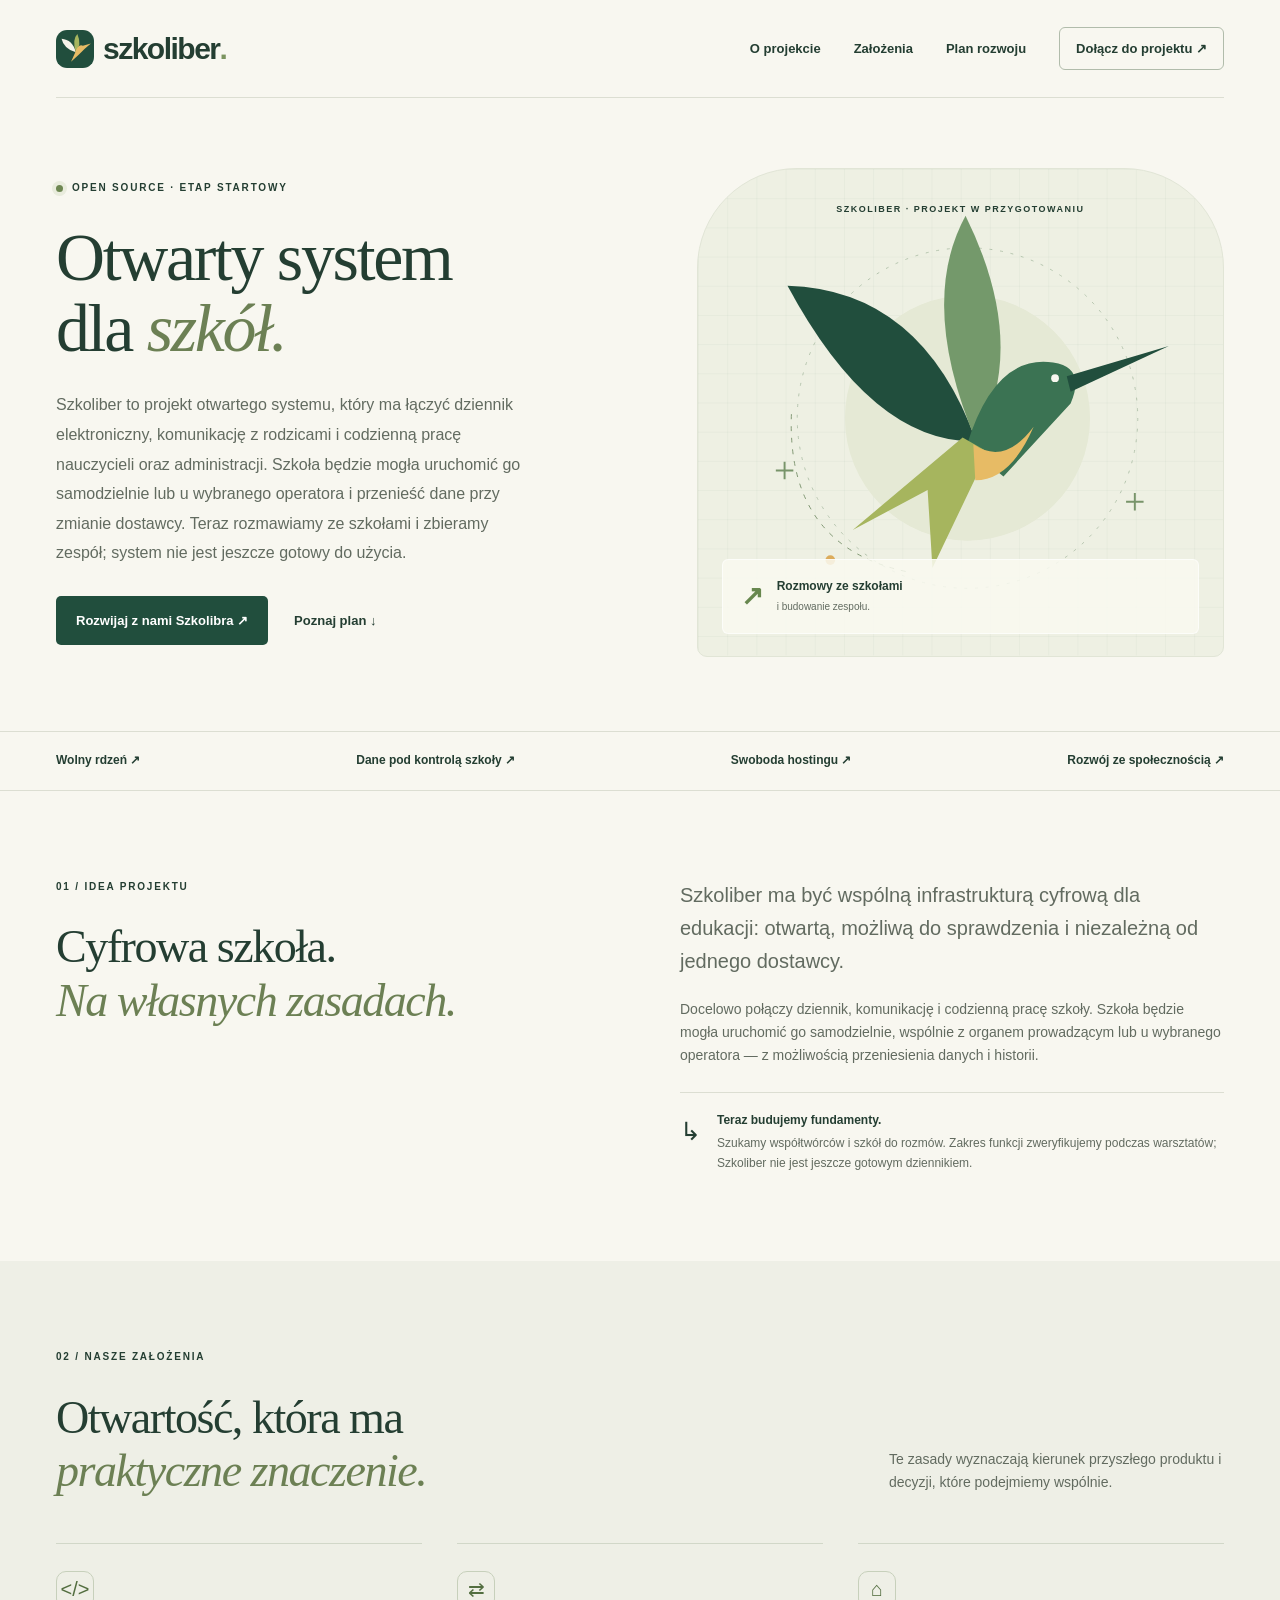
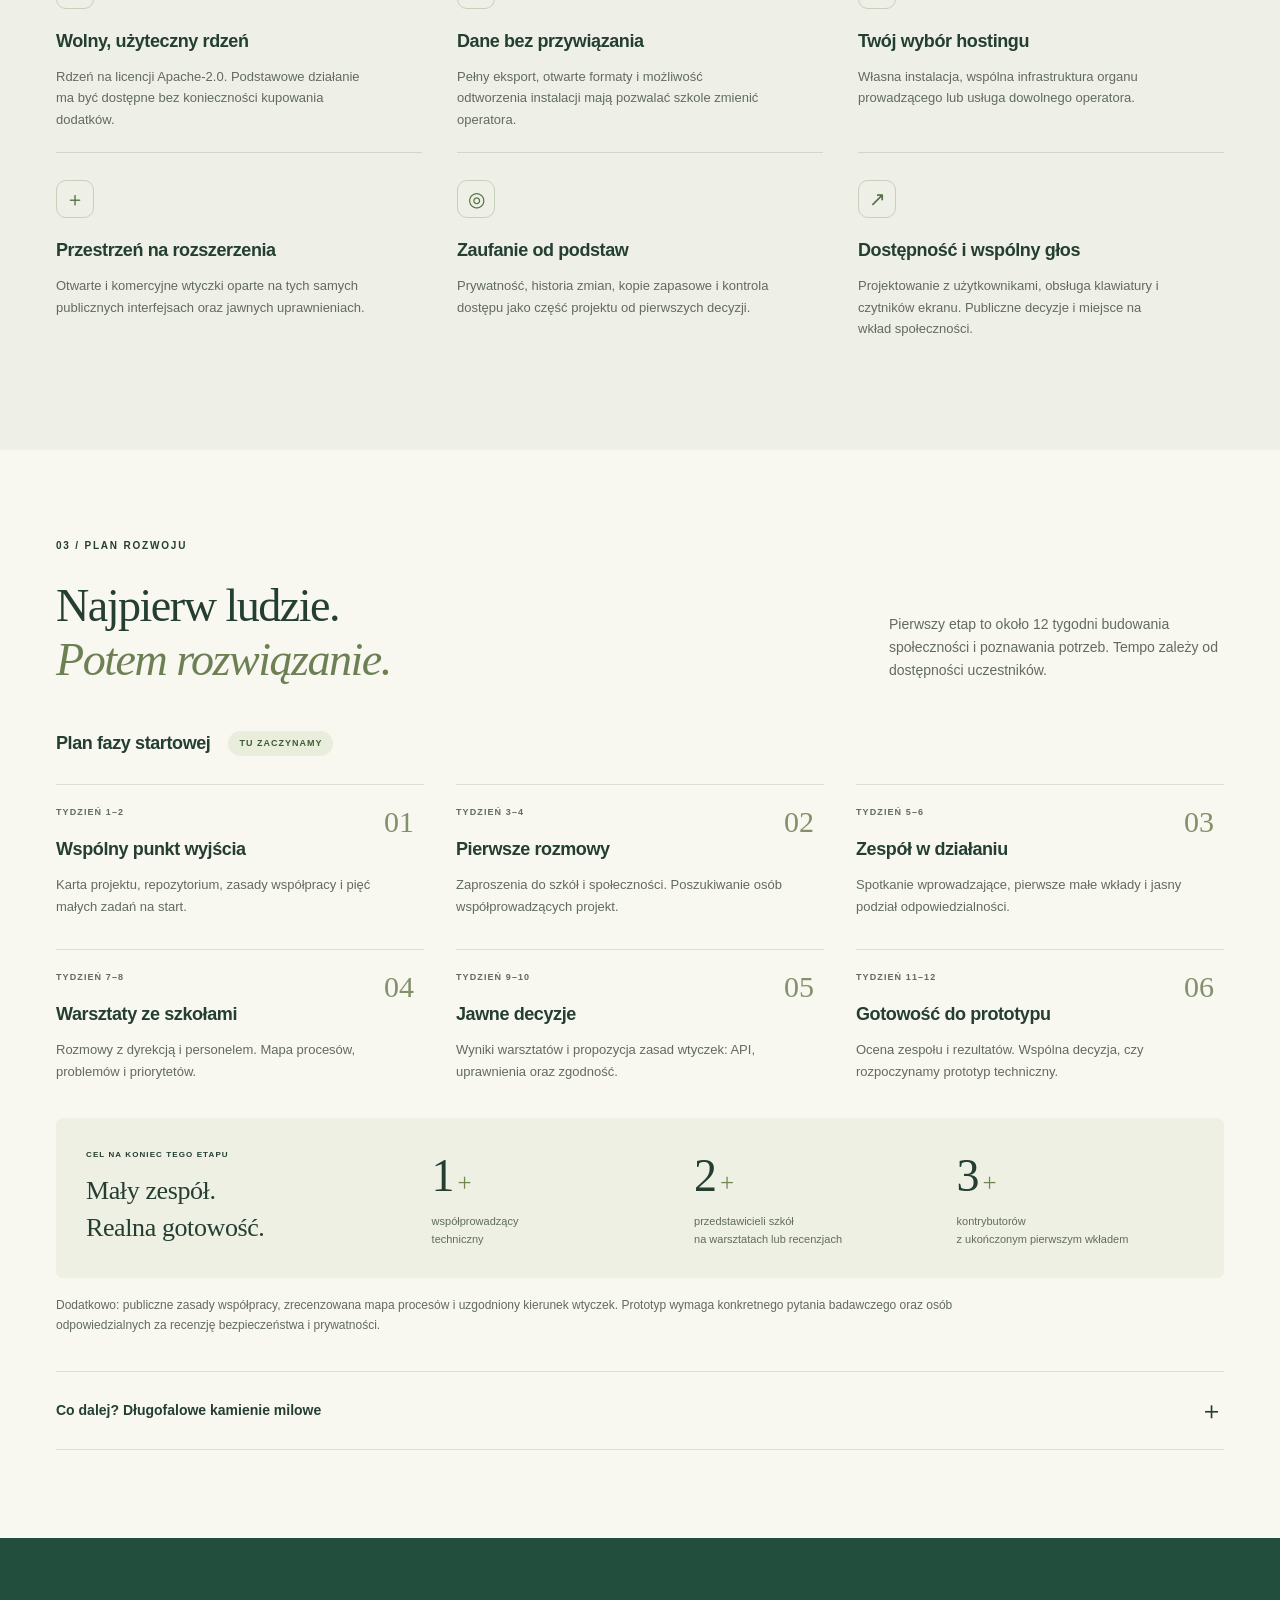
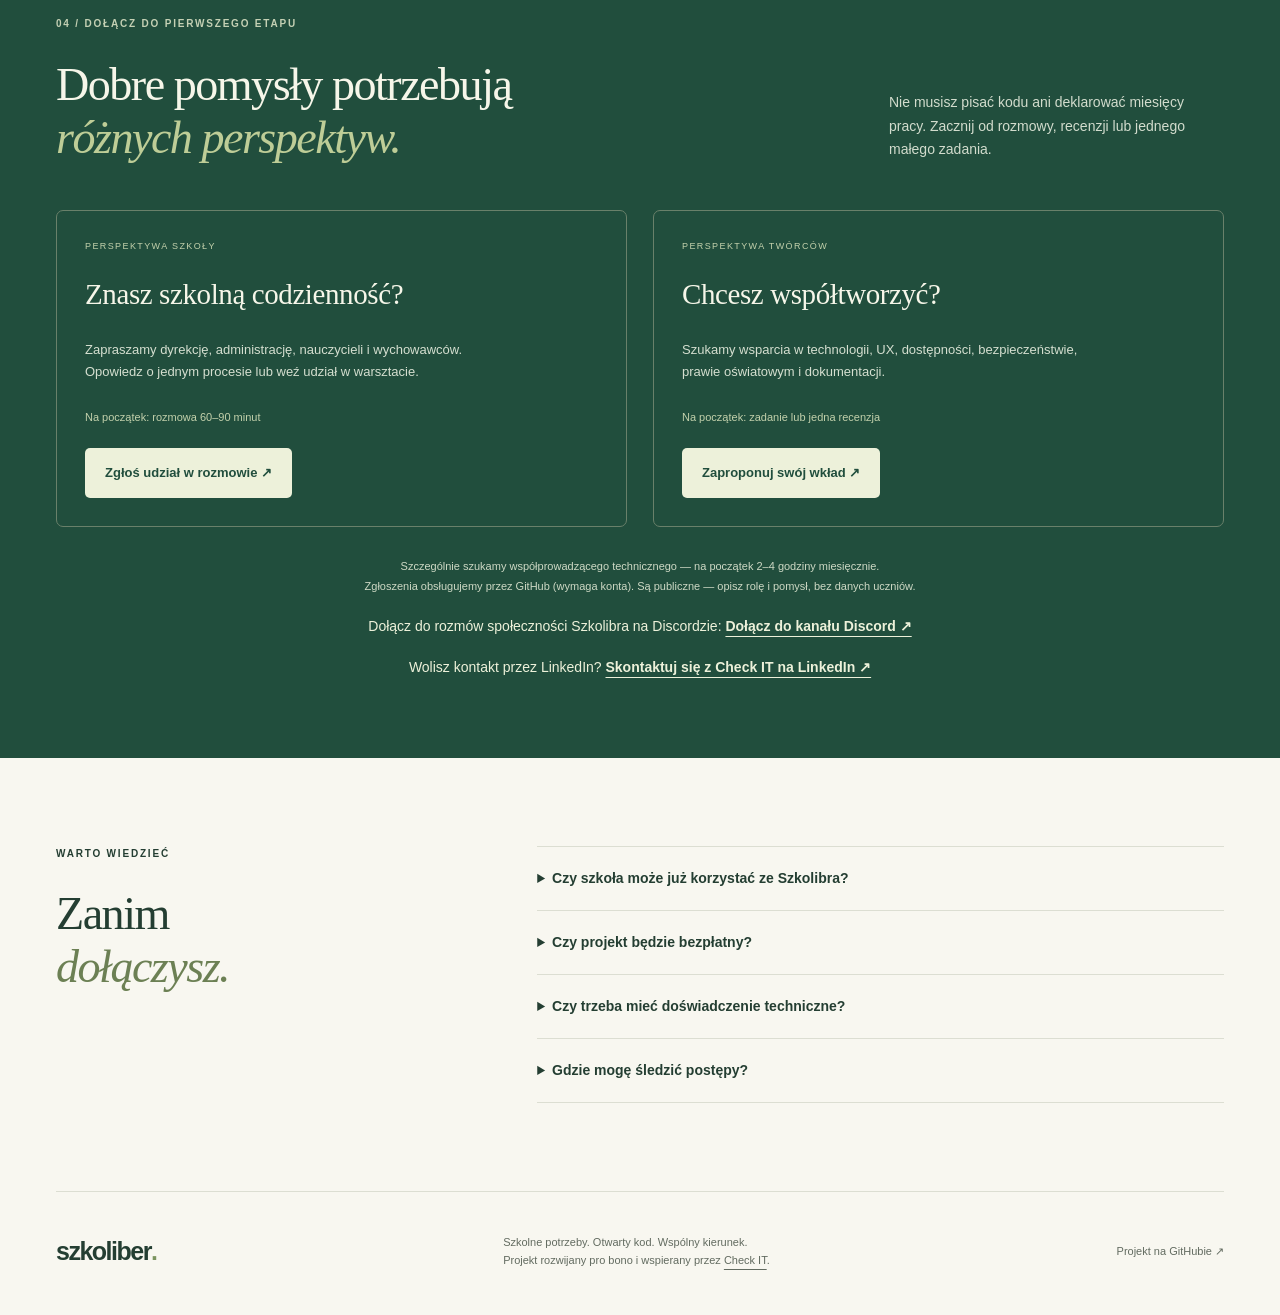
<file: docs/index.html>
<!doctype html>
<html lang="pl">
<head>
<meta charset="utf-8">
<meta name="viewport" content="width=device-width,initial-scale=1">
<meta name="theme-color" content="#214e3d">
<title>Szkoliber — otwarty system dla szkół</title>
<meta name="description" content="Szkoliber to projekt otwartego systemu szkolnego: dziennik, komunikacja i codzienna praca szkoły. Poznaj plan startowy i dołącz do rozmów.">
<meta property="og:title" content="Szkoliber — otwarty system dla szkół">
<meta property="og:description" content="Projekt systemu szkolnego z wolnym rdzeniem i możliwością zmiany operatora. Obecnie zbieramy potrzeby szkół i zespół.">
<meta property="og:type" content="website">
<meta property="og:locale" content="pl_PL">
<link rel="icon" href="./favicon.svg" type="image/svg+xml">
<link rel="stylesheet" href="./styles.css">
</head>
<body>
<a class="skip" href="#main">Przejdź do treści</a>
<header class="wrap header"><a class="brand" href="#" aria-label="Szkoliber — strona główna"><img src="./favicon.svg" width="38" height="38" alt="">szkoliber<span>.</span></a>
<nav aria-label="Nawigacja główna"><a href="./o-projekcie/">O projekcie</a><a href="#zasady">Założenia</a><a href="#plan">Plan rozwoju</a><a class="nav-cta" href="#dolacz">Dołącz do projektu ↗</a>
</nav>
</header>
<main id="main">
<section class="wrap hero">
<div>
<p class="eyebrow"><i class="status-dot"></i> OPEN SOURCE · ETAP STARTOWY</p>
<h1>Otwarty system<br>dla <em>szkół.</em>
</h1>
<p class="lead">Szkoliber to projekt otwartego systemu, który ma łączyć dziennik elektroniczny, komunikację z rodzicami i codzienną pracę nauczycieli oraz administracji. Szkoła będzie mogła uruchomić go samodzielnie lub u wybranego operatora i przenieść dane przy zmianie dostawcy. Teraz rozmawiamy ze szkołami i zbieramy zespół; system nie jest jeszcze gotowy do użycia.</p>
<div class="actions"><a class="button" href="#dolacz">Rozwijaj z nami Szkolibra ↗</a><a class="text-link" href="#plan">Poznaj plan ↓</a>
</div>
</div>
<div class="hero-art" role="img" aria-label="Geometryczny koliber rozpościerający skrzydła"><span class="art-label">SZKOLIBER · PROJEKT W PRZYGOTOWANIU</span><svg viewBox="0 0 540 500" aria-hidden="true"><defs><pattern id="grid" width="30" height="30" patternUnits="userSpaceOnUse"><path d="M30 0H0V30" fill="none" stroke="#214e3d" stroke-opacity=".07"/></pattern></defs><rect width="540" height="500" fill="url(#grid)"/><circle cx="277" cy="256" r="175" fill="none" stroke="#b4c4ad" stroke-dasharray="3 8"/><circle cx="277" cy="256" r="126" fill="#e5e9d5"/><path d="M286 280 Q179 282 92 120 Q230 124 286 280" fill="#214e3d"/><path d="M286 280 Q226 138 275 48 Q341 182 286 280" fill="#74996b"/><path d="M276 285 Q305 190 365 199 Q399 204 383 241 L314 316Z" fill="#3b7353"/><path d="M379 213 L484 182 L383 229Z" fill="#214e3d"/><path d="M298 291 L241 410 L236 330 L159 371 L272 276Z" fill="#a6b55e"/><path d="M283 283 Q315 305 345 265 Q321 320 285 320Z" fill="#e7bb65"/><circle cx="367" cy="215" r="4" fill="#f8f7ef"/><path d="M80 310h18m-9-9v18M440 342h18m-9-9v18" stroke="#78946a" stroke-width="2"/><circle cx="136" cy="402" r="5" fill="#dcac5c"/><path d="M96 252 Q91 388 215 414" fill="none" stroke="#809773" stroke-dasharray="5 7"/></svg>
<div class="art-caption"><span>↗</span>
<div>Rozmowy ze szkołami<small>i budowanie zespołu.</small>
</div>
</div>
</div>
</section>
<div class="strip">
<div class="wrap"><span>Wolny rdzeń ↗</span><span>Dane pod kontrolą szkoły ↗</span><span>Swoboda hostingu ↗</span><span>Rozwój ze społecznością ↗</span>
</div>
</div>
<section class="section wrap idea" id="idea">
<div>
<p class="eyebrow">01 / IDEA PROJEKTU</p>
<h2>Cyfrowa szkoła.<br><em>Na własnych zasadach.</em>
</h2>
</div>
<div class="idea-copy">
<p>Szkoliber ma być wspólną infrastrukturą cyfrową dla edukacji: otwartą, możliwą do sprawdzenia i niezależną od jednego dostawcy.</p>
<p>Docelowo połączy dziennik, komunikację i codzienną pracę szkoły. Szkoła będzie mogła uruchomić go samodzielnie, wspólnie z organem prowadzącym lub u wybranego operatora — z możliwością przeniesienia danych i historii.</p>
<div class="stage-note"><span>↳</span>
<p><strong>Teraz budujemy fundamenty.</strong> Szukamy współtwórców i szkół do rozmów. Zakres funkcji zweryfikujemy podczas warsztatów; Szkoliber nie jest jeszcze gotowym dziennikiem.</p>
</div>
</div>
</section>
<section class="section tinted" id="zasady">
<div class="wrap">
<div class="section-heading">
<div>
<p class="eyebrow">02 / NASZE ZAŁOŻENIA</p>
<h2>Otwartość, która ma<br><em>praktyczne znaczenie.</em>
</h2>
</div>
<p>Te zasady wyznaczają kierunek przyszłego produktu i decyzji, które podejmiemy wspólnie.</p>
</div>
<div class="values-grid">
<article><span class="icon" aria-hidden="true">&lt;/&gt;</span>
<h3>Wolny, użyteczny rdzeń</h3>
<p>Rdzeń na licencji Apache-2.0. Podstawowe działanie ma być dostępne bez konieczności kupowania dodatków.</p>
</article>
<article><span class="icon" aria-hidden="true">⇄</span>
<h3>Dane bez przywiązania</h3>
<p>Pełny eksport, otwarte formaty i możliwość odtworzenia instalacji mają pozwalać szkole zmienić operatora.</p>
</article>
<article><span class="icon" aria-hidden="true">⌂</span>
<h3>Twój wybór hostingu</h3>
<p>Własna instalacja, wspólna infrastruktura organu prowadzącego lub usługa dowolnego operatora.</p>
</article>
<article><span class="icon" aria-hidden="true">＋</span>
<h3>Przestrzeń na rozszerzenia</h3>
<p>Otwarte i komercyjne wtyczki oparte na tych samych publicznych interfejsach oraz jawnych uprawnieniach.</p>
</article>
<article><span class="icon" aria-hidden="true">◎</span>
<h3>Zaufanie od podstaw</h3>
<p>Prywatność, historia zmian, kopie zapasowe i kontrola dostępu jako część projektu od pierwszych decyzji.</p>
</article>
<article><span class="icon" aria-hidden="true">↗</span>
<h3>Dostępność i wspólny głos</h3>
<p>Projektowanie z użytkownikami, obsługa klawiatury i czytników ekranu. Publiczne decyzje i miejsce na wkład społeczności.</p>
</article>
</div>
</div>
</section>
<section class="section wrap" id="plan">
<div class="section-heading">
<div>
<p class="eyebrow">03 / PLAN ROZWOJU</p>
<h2>Najpierw ludzie.<br><em>Potem rozwiązanie.</em>
</h2>
</div>
<p>Pierwszy etap to około 12 tygodni budowania społeczności i poznawania potrzeb. Tempo zależy od dostępności uczestników.</p>
</div>
<div class="roadmap-title">
<h3>Plan fazy startowej</h3><span class="pill">TU ZACZYNAMY</span>
</div>
<ol class="timeline">
<li><span class="step">01</span>
<p class="when">TYDZIEŃ 1–2</p>
<h3>Wspólny punkt wyjścia</h3>
<p>Karta projektu, repozytorium, zasady współpracy i pięć małych zadań na start.</p>
</li>
<li><span class="step">02</span>
<p class="when">TYDZIEŃ 3–4</p>
<h3>Pierwsze rozmowy</h3>
<p>Zaproszenia do szkół i społeczności. Poszukiwanie osób współprowadzących projekt.</p>
</li>
<li><span class="step">03</span>
<p class="when">TYDZIEŃ 5–6</p>
<h3>Zespół w działaniu</h3>
<p>Spotkanie wprowadzające, pierwsze małe wkłady i jasny podział odpowiedzialności.</p>
</li>
<li><span class="step">04</span>
<p class="when">TYDZIEŃ 7–8</p>
<h3>Warsztaty ze szkołami</h3>
<p>Rozmowy z dyrekcją i personelem. Mapa procesów, problemów i priorytetów.</p>
</li>
<li><span class="step">05</span>
<p class="when">TYDZIEŃ 9–10</p>
<h3>Jawne decyzje</h3>
<p>Wyniki warsztatów i propozycja zasad wtyczek: API, uprawnienia oraz zgodność.</p>
</li>
<li><span class="step">06</span>
<p class="when">TYDZIEŃ 11–12</p>
<h3>Gotowość do prototypu</h3>
<p>Ocena zespołu i rezultatów. Wspólna decyzja, czy rozpoczynamy prototyp techniczny.</p>
</li>
</ol>
<div class="success">
<div>
<p class="eyebrow">CEL NA KONIEC TEGO ETAPU</p>
<h3>Mały zespół.<br>Realna gotowość.</h3>
</div>
<div><strong>1<span>+</span></strong>
<p>współprowadzący<br>techniczny</p>
</div>
<div><strong>2<span>+</span></strong>
<p>przedstawicieli szkół<br>na warsztatach lub recenzjach</p>
</div>
<div><strong>3<span>+</span></strong>
<p>kontrybutorów<br>z ukończonym pierwszym wkładem</p>
</div>
</div>
<p class="gate">Dodatkowo: publiczne zasady współpracy, zrecenzowana mapa procesów i uzgodniony kierunek wtyczek. Prototyp wymaga konkretnego pytania badawczego oraz osób odpowiedzialnych za recenzję bezpieczeństwa i prywatności.</p>
<details class="future">
<summary><span>Co dalej? Długofalowe kamienie milowe</span><span class="expand" aria-hidden="true">＋</span>
</summary>
<p>To kierunek rozwoju po fazie startowej, zależny od zespołu, finansowania i wyników badań. Kolejne etapy wymagają spełnienia kryteriów odbioru; nie są obietnicą terminów wdrożenia.</p>
<ol class="future-list">
<li><b>M0 · Fundament</b><span>Potwierdzone potrzeby, zakres, makiety i przygotowanie pilotażu.</span>
</li>
<li><b>M1 · Pilotażowe MVP</b><span>Codzienne czynności jednej szkoły, testy użyteczności oraz odtwarzania kopii.</span>
</li>
<li><b>M2 · Dziennik formalny</b><span>Dokumentacja, klasyfikacja i archiwum. Przegląd prawny, audyt oraz akceptacja szkoły.</span>
</li>
<li><b>M3 · Komunikacja</b><span>Ścieżki ucznia i opiekuna, wiadomości, usprawiedliwienia oraz aplikacja webowa.</span>
</li>
<li><b>M4 · Operacje szkoły</b><span>Zastępstwa, raporty i integracje sprawdzone w pilotażu wielu szkół.</span>
</li>
<li><b>M5 · Ekosystem</b><span>Rozszerzenia i niezależni operatorzy. Sprawdzona przenośność między nimi.</span>
</li>
<li><b>M6 · Pełne przejście</b><span>Zweryfikowana migracja, odbiór szkoły i zakończenie pracy w poprzednim systemie.</span>
</li>
</ol>
</details>
</section>
<section class="join" id="dolacz">
<div class="wrap">
<div class="section-heading">
<div>
<p class="eyebrow">04 / DOŁĄCZ DO PIERWSZEGO ETAPU</p>
<h2>Dobre pomysły potrzebują<br><em>różnych perspektyw.</em>
</h2>
</div>
<p>Nie musisz pisać kodu ani deklarować miesięcy pracy. Zacznij od rozmowy, recenzji lub jednego małego zadania.</p>
</div>
<div class="join-grid">
<article><span class="role-tag">PERSPEKTYWA SZKOŁY</span>
<h3>Znasz szkolną codzienność?</h3>
<p>Zapraszamy dyrekcję, administrację, nauczycieli i wychowawców. Opowiedz o jednym procesie lub weź udział w warsztacie.</p>
<p class="commitment">Na początek: rozmowa 60–90 minut</p><a class="button light" href="https://github.com/DanielLipowicz/Szkoliber/issues/new?template=udzial.yml&amp;title=Chc%C4%99%20wnie%C5%9B%C4%87%20perspektyw%C4%99%20szko%C5%82y">Zgłoś udział w rozmowie ↗</a>
</article>
<article><span class="role-tag">PERSPEKTYWA TWÓRCÓW</span>
<h3>Chcesz współtworzyć?</h3>
<p>Szukamy wsparcia w technologii, UX, dostępności, bezpieczeństwie, prawie oświatowym i dokumentacji.</p>
<p class="commitment">Na początek: zadanie lub jedna recenzja</p><a class="button light" href="https://github.com/DanielLipowicz/Szkoliber/issues/new?template=udzial.yml&amp;title=Chc%C4%99%20wsp%C3%B3%C5%82tworzy%C4%87%20Szkolibra">Zaproponuj swój wkład ↗</a>
</article>
</div>
<p class="join-note">Szczególnie szukamy współprowadzącego technicznego — na początek 2–4 godziny miesięcznie.<br>Zgłoszenia obsługujemy przez GitHub (wymaga konta). Są publiczne — opisz rolę i pomysł, bez danych uczniów.</p>
<p class="linkedin-contact">Dołącz do rozmów społeczności Szkolibra na Discordzie: <a href="https://discord.gg/zKvY7ejwj">Dołącz do kanału Discord ↗</a></p>
<p class="linkedin-contact">Wolisz kontakt przez LinkedIn? <a href="https://www.linkedin.com/company/checkitdl">Skontaktuj się z Check IT na LinkedIn ↗</a></p>
</div>
</section>
<section class="section wrap questions">
<div>
<p class="eyebrow">WARTO WIEDZIEĆ</p>
<h2>Zanim<br><em>dołączysz.</em>
</h2>
</div>
<div>
<details>
<summary>Czy szkoła może już korzystać ze Szkolibra?</summary>
<p>Jeszcze nie. Obecny etap to tworzenie zespołu, warsztaty i weryfikacja potrzeb. Pilotaż będzie osobnym krokiem, a wdrożenie produkcyjne wymaga m.in. audytów, testów migracji i odbioru szkoły.</p>
</details>
<details>
<summary>Czy projekt będzie bezpłatny?</summary>
<p>Założeniem jest wolny rdzeń na Apache-2.0, użyteczny bez płatnych dodatków. Hosting, utrzymanie, wsparcie i niektóre wtyczki mogą być usługami komercyjnymi.</p>
</details>
<details>
<summary>Czy trzeba mieć doświadczenie techniczne?</summary>
<p>Nie. Potrzebujemy wiedzy o codziennej pracy szkoły, opinii o makietach, pomocy przy tekstach i organizacji społeczności. Pierwszym wkładem może być opis jednego procesu.</p>
</details>
<details>
<summary>Gdzie mogę śledzić postępy?</summary>
<p>W <a href="https://github.com/DanielLipowicz/Szkoliber">repozytorium Szkolibra na GitHubie</a>. Tam będą pojawiać się materiały, zgłoszenia i decyzje. Możesz obserwować repozytorium przez funkcję Watch.</p>
</details>
</div>
</section>
</main>
<footer class="wrap footer"><a class="brand" href="#">szkoliber<span>.</span></a>
<p>Szkolne potrzeby. Otwarty kod. Wspólny kierunek.<br>Projekt rozwijany pro bono i wspierany przez <a href="https://www.linkedin.com/company/checkitdl">Check IT</a>.</p><a href="https://github.com/DanielLipowicz/Szkoliber">Projekt na GitHubie ↗</a>
</footer>
</body>
</html>
</file>
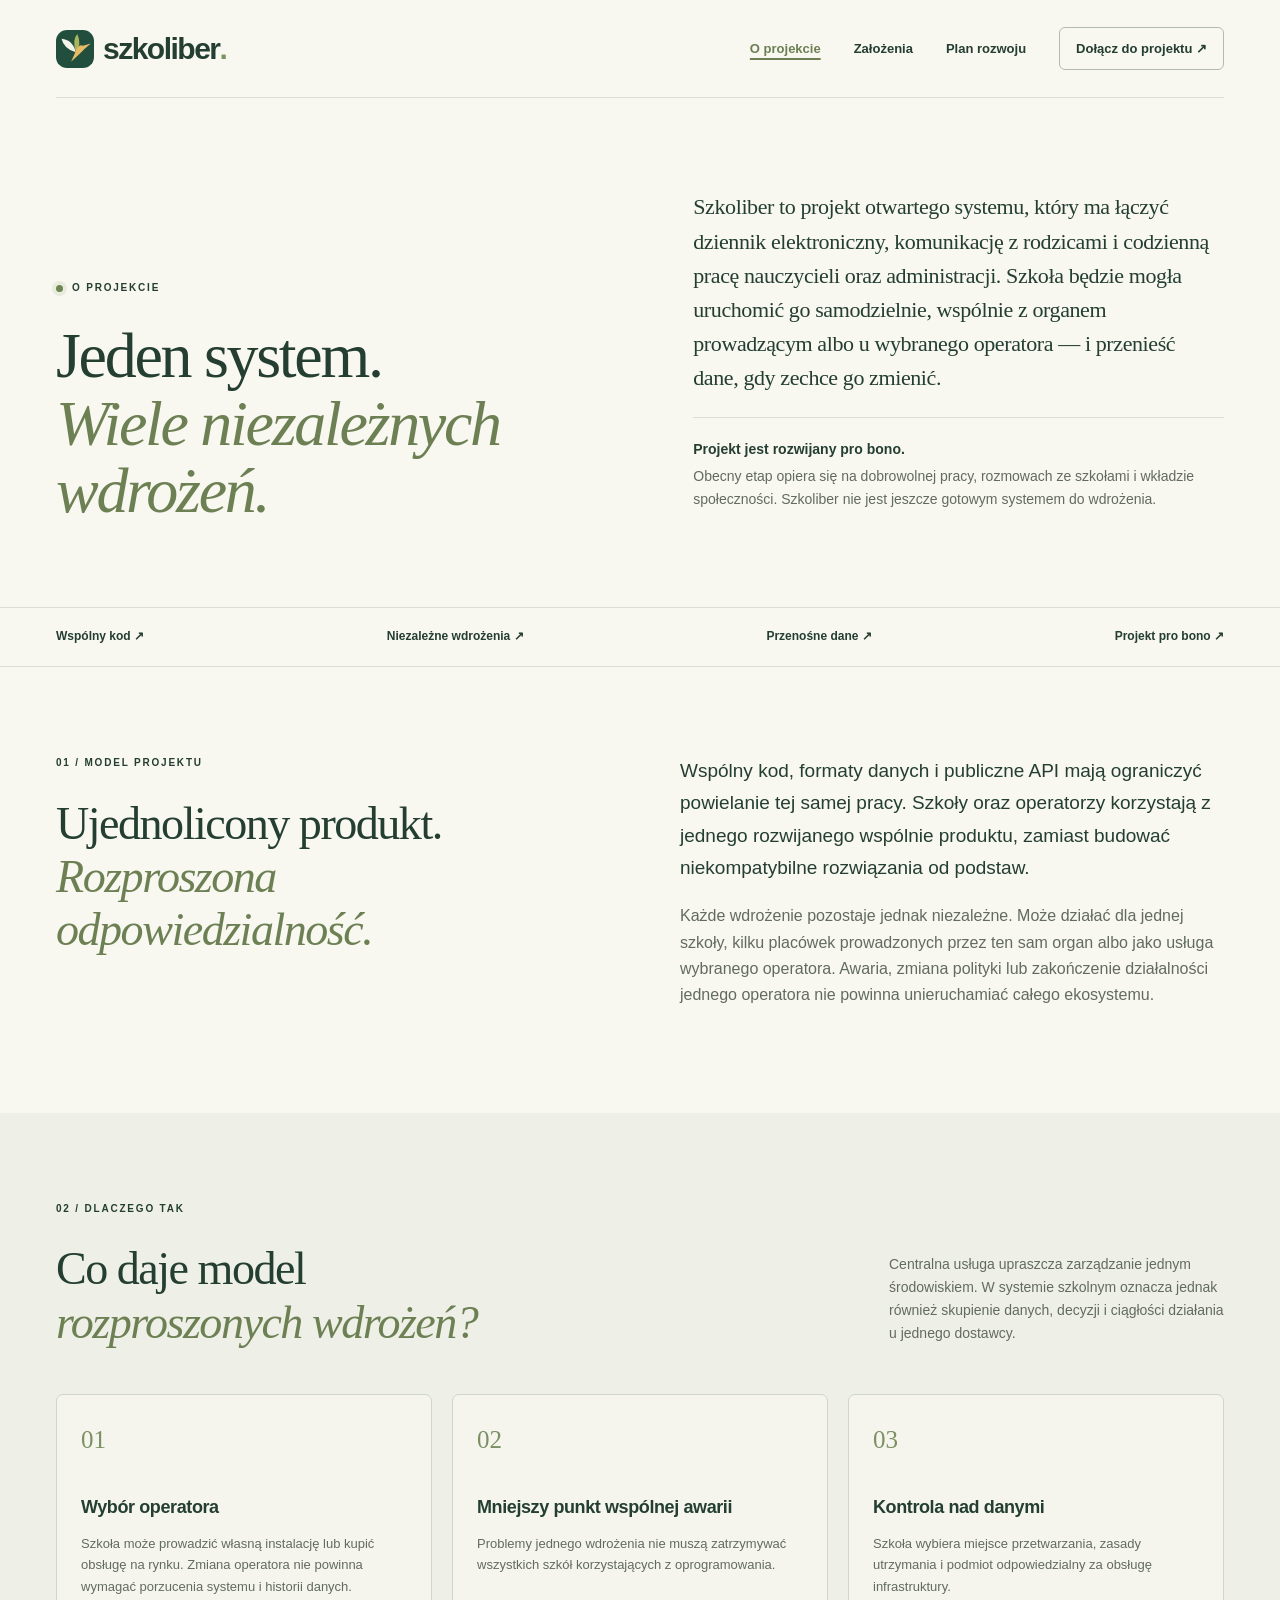
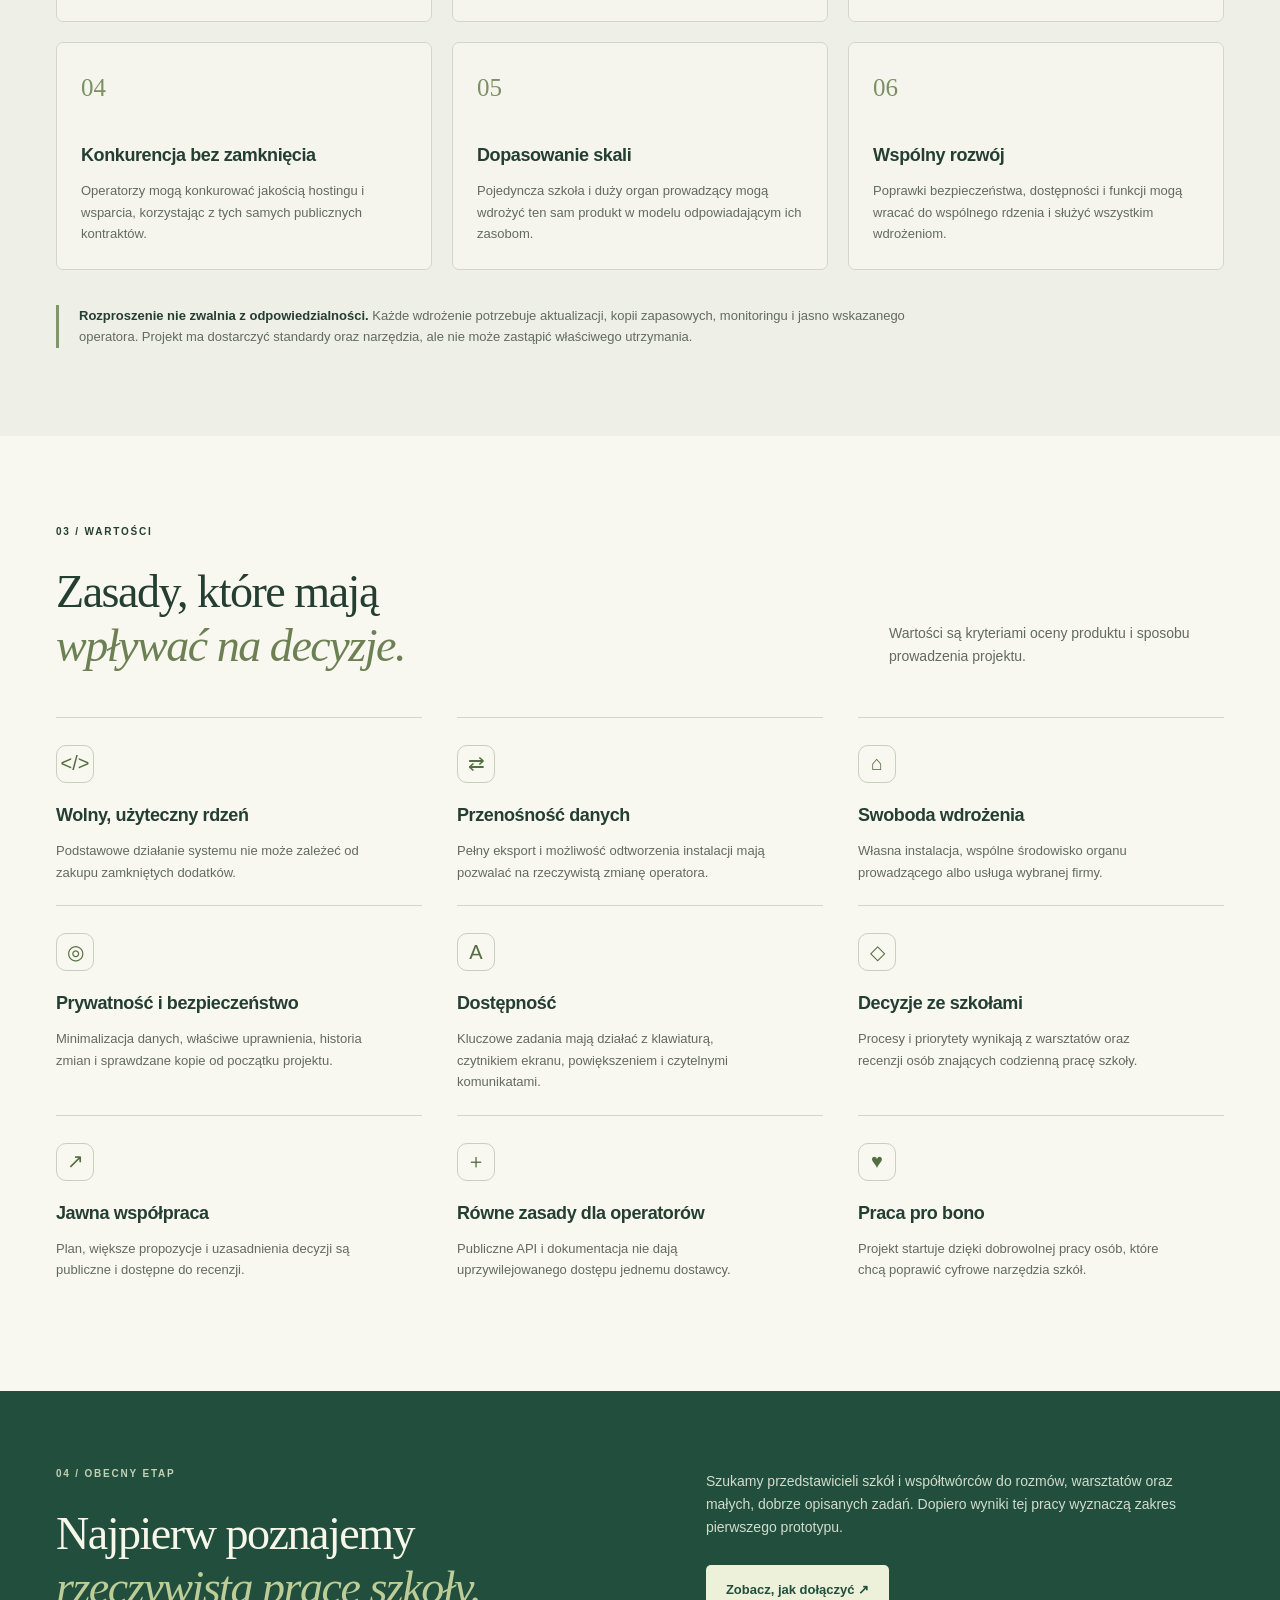
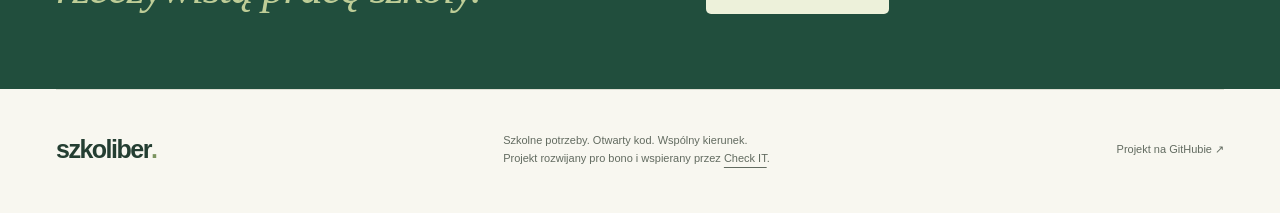
<file: docs/o-projekcie/index.html>
<!doctype html>
<html lang="pl">
<head>
<meta charset="utf-8">
<meta name="viewport" content="width=device-width,initial-scale=1">
<meta name="theme-color" content="#214e3d">
<title>O projekcie — Szkoliber</title>
<meta name="description" content="Poznaj cel Szkolibra, model wspólnego systemu z niezależnymi wdrożeniami oraz wartości projektu tworzonego pro bono.">
<meta property="og:title" content="O projekcie — Szkoliber">
<meta property="og:description" content="Jeden otwarty system rozwijany wspólnie, wdrażany niezależnie przez szkoły i operatorów.">
<meta property="og:type" content="website">
<meta property="og:locale" content="pl_PL">
<link rel="icon" href="../favicon.svg" type="image/svg+xml">
<link rel="stylesheet" href="../styles.css">
</head>
<body>
<a class="skip" href="#main">Przejdź do treści</a>
<header class="wrap header">
  <a class="brand" href="../" aria-label="Szkoliber — strona główna"><img src="../favicon.svg" width="38" height="38" alt="">szkoliber<span>.</span></a>
  <nav aria-label="Nawigacja główna"><a class="nav-current" href="./" aria-current="page">O projekcie</a><a href="../#zasady">Założenia</a><a href="../#plan">Plan rozwoju</a><a class="nav-cta" href="../#dolacz">Dołącz do projektu ↗</a></nav>
</header>
<main id="main">
  <section class="wrap about-hero">
    <div>
      <p class="eyebrow"><i class="status-dot"></i> O PROJEKCIE</p>
      <h1>Jeden system.<br><em>Wiele niezależnych wdrożeń.</em></h1>
    </div>
    <div class="about-intro">
      <p>Szkoliber to projekt otwartego systemu, który ma łączyć dziennik elektroniczny, komunikację z rodzicami i codzienną pracę nauczycieli oraz administracji. Szkoła będzie mogła uruchomić go samodzielnie, wspólnie z organem prowadzącym albo u wybranego operatora — i przenieść dane, gdy zechce go zmienić.</p>
      <p class="pro-bono"><strong>Projekt jest rozwijany pro bono.</strong> Obecny etap opiera się na dobrowolnej pracy, rozmowach ze szkołami i wkładzie społeczności. Szkoliber nie jest jeszcze gotowym systemem do wdrożenia.</p>
    </div>
  </section>

  <div class="strip"><div class="wrap"><span>Wspólny kod ↗</span><span>Niezależne wdrożenia ↗</span><span>Przenośne dane ↗</span><span>Projekt pro bono ↗</span></div></div>

  <section class="section wrap about-model">
    <div>
      <p class="eyebrow">01 / MODEL PROJEKTU</p>
      <h2>Ujednolicony produkt.<br><em>Rozproszona odpowiedzialność.</em></h2>
    </div>
    <div class="about-copy">
      <p>Wspólny kod, formaty danych i publiczne API mają ograniczyć powielanie tej samej pracy. Szkoły oraz operatorzy korzystają z jednego rozwijanego wspólnie produktu, zamiast budować niekompatybilne rozwiązania od podstaw.</p>
      <p>Każde wdrożenie pozostaje jednak niezależne. Może działać dla jednej szkoły, kilku placówek prowadzonych przez ten sam organ albo jako usługa wybranego operatora. Awaria, zmiana polityki lub zakończenie działalności jednego operatora nie powinna unieruchamiać całego ekosystemu.</p>
    </div>
  </section>

  <section class="section tinted">
    <div class="wrap">
      <div class="section-heading">
        <div><p class="eyebrow">02 / DLACZEGO TAK</p><h2>Co daje model<br><em>rozproszonych wdrożeń?</em></h2></div>
        <p>Centralna usługa upraszcza zarządzanie jednym środowiskiem. W systemie szkolnym oznacza jednak również skupienie danych, decyzji i ciągłości działania u jednego dostawcy.</p>
      </div>
      <div class="reason-grid">
        <article><span class="reason-number">01</span><h3>Wybór operatora</h3><p>Szkoła może prowadzić własną instalację lub kupić obsługę na rynku. Zmiana operatora nie powinna wymagać porzucenia systemu i historii danych.</p></article>
        <article><span class="reason-number">02</span><h3>Mniejszy punkt wspólnej awarii</h3><p>Problemy jednego wdrożenia nie muszą zatrzymywać wszystkich szkół korzystających z oprogramowania.</p></article>
        <article><span class="reason-number">03</span><h3>Kontrola nad danymi</h3><p>Szkoła wybiera miejsce przetwarzania, zasady utrzymania i podmiot odpowiedzialny za obsługę infrastruktury.</p></article>
        <article><span class="reason-number">04</span><h3>Konkurencja bez zamknięcia</h3><p>Operatorzy mogą konkurować jakością hostingu i wsparcia, korzystając z tych samych publicznych kontraktów.</p></article>
        <article><span class="reason-number">05</span><h3>Dopasowanie skali</h3><p>Pojedyncza szkoła i duży organ prowadzący mogą wdrożyć ten sam produkt w modelu odpowiadającym ich zasobom.</p></article>
        <article><span class="reason-number">06</span><h3>Wspólny rozwój</h3><p>Poprawki bezpieczeństwa, dostępności i funkcji mogą wracać do wspólnego rdzenia i służyć wszystkim wdrożeniom.</p></article>
      </div>
      <p class="model-caveat"><strong>Rozproszenie nie zwalnia z odpowiedzialności.</strong> Każde wdrożenie potrzebuje aktualizacji, kopii zapasowych, monitoringu i jasno wskazanego operatora. Projekt ma dostarczyć standardy oraz narzędzia, ale nie może zastąpić właściwego utrzymania.</p>
    </div>
  </section>

  <section class="section wrap">
    <div class="section-heading">
      <div><p class="eyebrow">03 / WARTOŚCI</p><h2>Zasady, które mają<br><em>wpływać na decyzje.</em></h2></div>
      <p>Wartości są kryteriami oceny produktu i sposobu prowadzenia projektu.</p>
    </div>
    <div class="values-grid">
      <article><span class="icon" aria-hidden="true">&lt;/&gt;</span><h3>Wolny, użyteczny rdzeń</h3><p>Podstawowe działanie systemu nie może zależeć od zakupu zamkniętych dodatków.</p></article>
      <article><span class="icon" aria-hidden="true">⇄</span><h3>Przenośność danych</h3><p>Pełny eksport i możliwość odtworzenia instalacji mają pozwalać na rzeczywistą zmianę operatora.</p></article>
      <article><span class="icon" aria-hidden="true">⌂</span><h3>Swoboda wdrożenia</h3><p>Własna instalacja, wspólne środowisko organu prowadzącego albo usługa wybranej firmy.</p></article>
      <article><span class="icon" aria-hidden="true">◎</span><h3>Prywatność i bezpieczeństwo</h3><p>Minimalizacja danych, właściwe uprawnienia, historia zmian i sprawdzane kopie od początku projektu.</p></article>
      <article><span class="icon" aria-hidden="true">A</span><h3>Dostępność</h3><p>Kluczowe zadania mają działać z klawiaturą, czytnikiem ekranu, powiększeniem i czytelnymi komunikatami.</p></article>
      <article><span class="icon" aria-hidden="true">◇</span><h3>Decyzje ze szkołami</h3><p>Procesy i priorytety wynikają z warsztatów oraz recenzji osób znających codzienną pracę szkoły.</p></article>
      <article><span class="icon" aria-hidden="true">↗</span><h3>Jawna współpraca</h3><p>Plan, większe propozycje i uzasadnienia decyzji są publiczne i dostępne do recenzji.</p></article>
      <article><span class="icon" aria-hidden="true">＋</span><h3>Równe zasady dla operatorów</h3><p>Publiczne API i dokumentacja nie dają uprzywilejowanego dostępu jednemu dostawcy.</p></article>
      <article><span class="icon" aria-hidden="true">♥</span><h3>Praca pro bono</h3><p>Projekt startuje dzięki dobrowolnej pracy osób, które chcą poprawić cyfrowe narzędzia szkół.</p></article>
    </div>
  </section>

  <section class="about-cta">
    <div class="wrap">
      <div><p class="eyebrow">04 / OBECNY ETAP</p><h2>Najpierw poznajemy<br><em>rzeczywistą pracę szkoły.</em></h2></div>
      <div><p>Szukamy przedstawicieli szkół i współtwórców do rozmów, warsztatów oraz małych, dobrze opisanych zadań. Dopiero wyniki tej pracy wyznaczą zakres pierwszego prototypu.</p><a class="button light" href="../#dolacz">Zobacz, jak dołączyć ↗</a></div>
    </div>
  </section>
</main>
<footer class="wrap footer"><a class="brand" href="../">szkoliber<span>.</span></a><p>Szkolne potrzeby. Otwarty kod. Wspólny kierunek.<br>Projekt rozwijany pro bono i wspierany przez <a href="https://www.linkedin.com/company/checkitdl">Check IT</a>.</p><a href="https://github.com/DanielLipowicz/Szkoliber">Projekt na GitHubie ↗</a></footer>
</body>
</html>
</file>
<file: docs/styles.css>
:root{
  --paper:#f8f7f0;
  --ink:#243e32;
  --green:#214e3d;
  --muted:#626b60;
  --line:#dcded2;
  --serif:Georgia,'Times New Roman',serif
}
*{
  box-sizing:border-box
}
html{
  scroll-behavior:smooth;
  scroll-padding-top:28px
}
body{
  margin:0;
  background:var(--paper);
  color:var(--ink);
  font-family:Arial,Helvetica,sans-serif;
  font-size:16px;
  line-height:1.65
}
a{
  color:inherit;
  text-underline-offset:5px
}
a:focus-visible,summary:focus-visible{
  outline:3px solid #ba791b;
  outline-offset:6px
}
a:hover{
  color:#527043
}
.wrap{
  max-width:1240px;
  width:calc(100% - 112px);
  margin:auto
}
.header{
  display:flex;
  align-items:center;
  justify-content:space-between;
  padding:27px 0;
  border-bottom:1px solid var(--line)
}
.brand{
  display:flex;
  align-items:center;
  gap:9px;
  font-size:30px;
  font-weight:750;
  letter-spacing:-1.5px;
  text-decoration:none;
  line-height:1
}
.brand span{
  color:#7b945f;
  margin-left:-9px
}
.header nav{
  display:flex;
  align-items:center;
  gap:33px;
  font-size:13px;
  font-weight:600
}
.header nav a{
  text-decoration:none
}
.nav-cta{
  border:1px solid #b1bcab;
  border-radius:6px;
  padding:10px 16px
}
.nav-current{
  color:#6c8054;
  text-decoration:underline!important;
  text-decoration-thickness:2px!important;
}
.hero{
  display:grid;
  grid-template-columns:1.12fr 1fr;
  gap:50px;
  align-items:center;
  padding-top:70px;
  padding-bottom:74px
}
.eyebrow{
  font-size:10px;
  letter-spacing:1.8px;
  font-weight:700;
  margin:0 0 25px;
  display:flex;
  align-items:center;
  gap:9px
}
.status-dot{
  width:7px;
  height:7px;
  background:#6e8752;
  border-radius:50%;
  box-shadow:0 0 0 4px #e9ecdd
}
h1,h2{
  font-family:var(--serif);
  font-weight:400;
  letter-spacing:-2.3px;
  line-height:1.06;
  margin:0
}
h1{
  font-size:clamp(50px,5.3vw,76px)
}
em{
  font-weight:400;
  color:#6c8054
}
h2{
  font-size:clamp(34px,3.6vw,48px);
  letter-spacing:-1.5px;
  line-height:1.16
}
h3{
  font-size:18px;
  letter-spacing:-.4px;
  line-height:1.4;
  margin:0 0 12px
}
.lead{
  max-width:465px;
  color:var(--muted);
  font-size:16px;
  margin:25px 0 28px;
  line-height:1.85
}
.actions{
  display:flex;
  align-items:center;
  gap:26px
}
.button{
  display:inline-flex;
  justify-content:space-between;
  align-items:center;
  gap:25px;
  background:var(--green);
  color:white;
  padding:14px 20px;
  border-radius:5px;
  font-size:13px;
  font-weight:600;
  text-decoration:none;
  transition:background .2s,transform .2s
}
.button:hover{
  background:#376347;
  color:#fff;
  transform:translateY(-2px)
}
.text-link{
  font-size:13px;
  font-weight:600;
  text-decoration:none;
  white-space:nowrap
}
.hero-note{
  font-size:11px;
  color:var(--muted);
  margin-top:18px
}
.hero-art{
  position:relative;
  background:#eef0e3;
  border:1px solid #e1e5d6;
  border-radius:100px 100px 10px 10px;
  overflow:hidden;
  align-self:stretch;
  display:flex;
  flex-direction:column;
  justify-content:center;
  min-height:470px
}
.hero-art svg{
  width:100%;
  display:block
}
.art-label{
  position:absolute;
  top:33px;
  width:100%;
  text-align:center;
  font-size:9px;
  letter-spacing:1.5px;
  font-weight:600
}
.art-caption{
  display:flex;
  align-items:center;
  gap:13px;
  position:absolute;
  bottom:22px;
  left:24px;
  right:24px;
  padding:14px 18px;
  border:1px solid #fff9;
  background:#fafaf0db;
  border-radius:6px;
  font-size:12px;
  font-weight:600
}
.art-caption small{
  display:block;
  font-size:10px;
  font-weight:400;
  color:var(--muted);
  margin-top:2px
}
.art-caption>span{
  font-size:27px;
  color:#67874e
}
.strip{
  border-block:1px solid var(--line)
}
.strip .wrap{
  display:flex;
  justify-content:space-between;
  padding-block:19px;
  font-size:12px;
  font-weight:600
}
.section{
  padding-block:88px
}
.idea{
  display:grid;
  grid-template-columns:1fr 1fr;
  gap:80px
}
.about-hero{
  display:grid;
  grid-template-columns:1.05fr 1fr;
  gap:80px;
  align-items:end;
  padding-top:92px;
  padding-bottom:82px;
}
.about-hero h1{
  font-size:clamp(48px,5vw,72px);
}
.about-intro>p:first-child{
  margin-top:0;
  font-family:var(--serif);
  font-size:22px;
  line-height:1.55;
  letter-spacing:-.4px;
}
.pro-bono{
  border-top:1px solid var(--line);
  padding-top:20px;
  color:var(--muted);
  font-size:14px;
}
.pro-bono strong{
  display:block;
  color:var(--ink);
  margin-bottom:4px;
}
.about-model{
  display:grid;
  grid-template-columns:1fr 1fr;
  gap:80px;
}
.about-copy>p{
  color:var(--muted);
  margin-top:0;
}
.about-copy>p:first-child{
  color:var(--ink);
  font-size:19px;
  line-height:1.7;
}
.reason-grid{
  display:grid;
  grid-template-columns:repeat(3,1fr);
  gap:20px;
}
.reason-grid article{
  min-height:220px;
  padding:24px;
  border:1px solid #d1d7c8;
  border-radius:7px;
  background:#f5f5ed;
}
.reason-grid p{
  margin:0;
  color:var(--muted);
  font-size:13px;
}
.reason-number{
  display:block;
  margin-bottom:35px;
  color:#7b9063;
  font-family:var(--serif);
  font-size:25px;
}
.model-caveat{
  max-width:900px;
  margin:35px 0 0;
  padding-left:20px;
  border-left:3px solid #82966a;
  color:var(--muted);
  font-size:13px;
}
.model-caveat strong{
  color:var(--ink);
}
.about-cta{
  padding:75px 0;
  background:var(--green);
  color:#f6f6e9;
}
.about-cta>.wrap{
  display:grid;
  grid-template-columns:1.1fr 1fr;
  gap:80px;
  align-items:end;
}
.about-cta em{
  color:#becd97;
}
.about-cta .eyebrow{
  color:#c4d0b4;
}
.about-cta p:not(.eyebrow){
  margin:0 0 25px;
  color:#d2dccd;
  font-size:14px;
}
.idea-copy>p:first-child{
  font-size:20px;
  line-height:1.65;
  margin-top:0
}
.idea-copy>p{
  font-size:14px;
  color:var(--muted)
}
.stage-note{
  display:flex;
  gap:16px;
  border-top:1px solid var(--line);
  margin-top:25px;
  padding-top:18px
}
.stage-note>span{
  font-size:25px
}
.stage-note p{
  margin:0;
  font-size:12px;
  color:var(--muted)
}
.stage-note strong{
  color:var(--ink);
  display:block;
  margin-bottom:3px
}
.tinted{
  background:#eeefe6
}
.section-heading{
  display:flex;
  justify-content:space-between;
  align-items:flex-end;
  gap:60px;
  margin-bottom:45px
}
.section-heading>p{
  font-size:14px;
  max-width:335px;
  color:var(--muted);
  margin:0 0 4px
}
.values-grid{
  display:grid;
  grid-template-columns:repeat(3,1fr);
  gap:0 35px
}
.values-grid article{
  padding:27px 0 22px;
  border-top:1px solid #d1d7c8
}
.values-grid p{
  font-size:13px;
  color:var(--muted);
  margin:0;
  max-width:315px
}
.icon{
  display:flex;
  width:38px;
  height:38px;
  align-items:center;
  justify-content:center;
  border:1px solid #c7d0bb;
  border-radius:10px;
  color:#536e40;
  margin-bottom:20px;
  font-size:20px
}
.roadmap-title{
  display:flex;
  gap:18px;
  align-items:center;
  margin:0 0 28px
}
.roadmap-title h3{
  margin:0
}
.pill{
  background:#e9eedc;
  border-radius:20px;
  padding:5px 11px;
  letter-spacing:1px;
  font-size:9px;
  color:#425936;
  font-weight:700
}
.timeline{
  padding:0;
  list-style:none;
  display:grid;
  grid-template-columns:repeat(3,1fr);
  gap:32px;
  margin:0 0 36px
}
.timeline li{
  border-top:1px solid var(--line);
  padding-top:20px;
  position:relative;
  padding-right:20px
}
.step{
  font-family:var(--serif);
  font-size:30px;
  color:#82916b;
  position:absolute;
  right:10px;
  top:12px
}
.when{
  font-size:9px;
  letter-spacing:1.1px;
  font-weight:700;
  color:var(--muted);
  margin:0 0 17px
}
.timeline li>p:last-child{
  font-size:13px;
  color:var(--muted);
  margin:0
}
.success{
  display:grid;
  grid-template-columns:1.35fr 1fr 1fr 1fr;
  gap:25px;
  background:#edf0e3;
  padding:30px;
  border-radius:7px
}
.success .eyebrow{
  font-size:8px;
  letter-spacing:1.1px;
  margin-bottom:12px
}
.success h3{
  font-family:var(--serif);
  font-size:26px;
  font-weight:400;
  margin:0
}
.success strong{
  font-family:var(--serif);
  font-size:46px;
  line-height:1.2;
  font-weight:400
}
.success strong span{
  font-size:25px;
  color:#718652;
  margin-left:3px
}
.success p:not(.eyebrow){
  font-size:11px;
  line-height:1.6;
  color:var(--muted);
  margin:10px 0 0
}
.gate{
  font-size:12px;
  color:var(--muted);
  margin:18px 0 35px;
  max-width:970px
}
.future{
  border-block:1px solid var(--line);
  padding:18px 0
}
.future summary{
  display:flex;
  justify-content:space-between;
  align-items:center;
  font-size:14px;
  font-weight:600;
  cursor:pointer;
  list-style:none
}
.future summary::-webkit-details-marker{
  display:none
}
.expand{
  font-size:25px;
  font-weight:400
}
.future[open] .expand{
  transform:rotate(45deg)
}
.future>p{
  font-size:13px;
  color:var(--muted);
  max-width:850px
}
.future-list{
  padding:0;
  list-style:none
}
.future-list li{
  display:grid;
  grid-template-columns:220px 1fr;
  gap:20px;
  padding:12px 0;
  border-top:1px solid var(--line);
  font-size:13px
}
.future-list span{
  color:var(--muted)
}
.join{
  background:var(--green);
  color:#f6f6e9;
  padding:78px 0
}
.join em{
  color:#becd97
}
.join .eyebrow{
  color:#c4d0b4
}
.join .section-heading>p{
  color:#d2dccd
}
.join-grid{
  display:grid;
  grid-template-columns:1fr 1fr;
  gap:26px
}
.join-grid article{
  border:1px solid #69806a;
  padding:28px;
  border-radius:7px;
  display:flex;
  flex-direction:column;
  align-items:flex-start
}
.role-tag{
  font-size:9px;
  letter-spacing:1.4px;
  color:#c3d1ac;
  margin-bottom:20px
}
.join-grid h3{
  font-family:var(--serif);
  font-size:29px;
  font-weight:400
}
.join-grid p{
  font-size:13px;
  max-width:430px;
  color:#d5dfd0
}
.join-grid .commitment{
  font-size:11px;
  margin-top:auto;
  padding-top:13px;
  margin-bottom:22px;
  color:#c3d1ac
}
.button.light{
  background:#edf1da;
  color:#214e3d
}
.button.light:hover{
  background:#dbe5be
}
.join-note{
  font-size:11px;
  color:#ced9c5;
  text-align:center;
  margin:29px 0 0;
  line-height:1.9
}
.linkedin-contact{
  margin:18px 0 0;
  text-align:center;
  font-size:14px;
  color:#edf1da;
}
.linkedin-contact a{
  display:inline-block;
  font-weight:600;
}
.linkedin-contact a:hover{
  color:#fff;
}
.questions{
  display:grid;
  grid-template-columns:1fr 1.65fr;
  gap:65px
}
.questions details{
  padding:20px 0;
  border-bottom:1px solid var(--line)
}
.questions details:first-child{
  border-top:1px solid var(--line)
}
.questions summary{
  font-size:14px;
  font-weight:600;
  cursor:pointer;
  padding-right:8px
}
.questions details p{
  font-size:13px;
  color:var(--muted)
}
.footer{
  display:flex;
  align-items:center;
  justify-content:space-between;
  gap:25px;
  border-top:1px solid var(--line);
  padding-block:30px 35px
}
.footer .brand{
  font-size:25px
}
.footer p,.footer>a:last-child{
  font-size:11px;
  color:var(--muted)
}
.footer>a:last-child{
  text-decoration:none
}
.skip{
  position:absolute;
  top:-100px;
  left:20px;
  padding:12px;
  background:var(--green);
  color:#fff;
  z-index:10
}
.skip:focus{
  top:10px
}
@media(min-width:1500px){
  .hero{
    gap:90px
  }
  .hero-art{
    min-height:530px
  }
}
@media(max-width:1000px){
  .wrap{
    width:calc(100% - 64px)
  }
  .header nav{
    gap:20px
  }
  .hero{
    gap:28px
  }
  .hero-art{
    min-height:430px
  }
  .actions{
    gap:15px;
    flex-wrap:wrap
  }
  .idea{
    gap:40px
  }
  .section-heading{
    gap:35px
  }
  .success{
    grid-template-columns:1.15fr 1fr 1fr 1fr;
    padding:24px;
    gap:20px
  }
  .about-hero,.about-model,.about-cta>.wrap{
    gap:45px;
  }
  .reason-grid{
    grid-template-columns:repeat(2,1fr);
  }
}
@media(max-width:720px){
  .wrap{
    width:calc(100% - 40px)
  }
  .header{
    padding:21px 0;
    gap:18px;
    flex-wrap:wrap
  }
  .brand{
    font-size:27px
  }
  .brand img{
    width:32px;
    height:32px
  }
  .header nav{
    gap:18px;
    flex-wrap:wrap;
    font-size:11px;
    width:100%;
    justify-content:space-between
  }
  .nav-cta{
    padding:6px 10px
  }
  .hero{
    grid-template-columns:1fr;
    padding-block:42px 40px;
    gap:30px
  }
  h1{
    font-size:58px
  }
  .hero .eyebrow{
    font-size:9px;
    letter-spacing:1.5px
  }
  .lead{
    font-size:15px;
    max-width:100%
  }
  .hero-art{
    min-height:0;
    max-width:480px;
    width:100%;
    margin:auto;
    border-radius:70px 70px 9px 9px
  }
  .hero-art svg{
    max-height:390px
  }
  .art-label{
    top:24px;
    font-size:8px
  }
  .art-caption{
    bottom:16px;
    left:18px;
    right:18px;
    padding:10px 15px
  }
  .strip .wrap{
    display:grid;
    grid-template-columns:1fr 1fr;
    gap:12px;
    font-size:10px;
    padding-block:18px
  }
  .section{
    padding-block:55px
  }
  .idea,.questions{
    grid-template-columns:1fr;
    gap:25px
  }
  .about-hero,.about-model,.about-cta>.wrap{
    grid-template-columns:1fr;
    gap:28px;
  }
  .about-hero{
    padding-top:52px;
    padding-bottom:50px;
  }
  .about-intro>p:first-child{
    font-size:19px;
  }
  .reason-grid{
    grid-template-columns:1fr;
  }
  .reason-grid article{
    min-height:0;
  }
  .reason-number{
    margin-bottom:20px;
  }
  .idea-copy>p:first-child{
    font-size:18px
  }
  .section-heading{
    display:block;
    margin-bottom:30px
  }
  .section-heading>p{
    margin:22px 0 0;
    max-width:100%
  }
  .values-grid{
    grid-template-columns:1fr 1fr;
    gap:0 25px
  }
  .values-grid p{
    font-size:12px
  }
  .values-grid h3{
    font-size:16px
  }
  .timeline{
    grid-template-columns:1fr 1fr;
    gap:28px 20px
  }
  .timeline h3{
    font-size:16px
  }
  .step{
    right:0;
    font-size:25px
  }
  .success{
    grid-template-columns:1fr 1fr;
    gap:25px
  }
  .future-list li{
    grid-template-columns:1fr;
    gap:5px
  }
  .join{
    padding-block:55px
  }
  .join-grid{
    grid-template-columns:1fr
  }
  .join-grid article{
    padding:24px
  }
  .join-grid h3{
    font-size:27px
  }
  .join-note{
    text-align:left
  }
  .footer{
    flex-wrap:wrap;
    gap:15px
  }
  .footer p{
    order:3;
    width:100%;
    margin:0
  }
  .footer>a:last-child{
    margin-left:auto
  }
}
@media(max-width:380px){
  h1{
    font-size:49px
  }
  .header nav{
    gap:12px
  }
  .nav-cta{
    padding:5px
  }
  .values-grid,.timeline{
    grid-template-columns:1fr
  }
  .success{
    padding:20px;
    gap:22px 14px
  }
  .eyebrow{
    letter-spacing:1.2px
  }
}
@media(prefers-reduced-motion:reduce){
  html{
    scroll-behavior:auto
  }
  .button{
    transition:none
  }
  .button:hover{
    transform:none
  }
}
</file>
